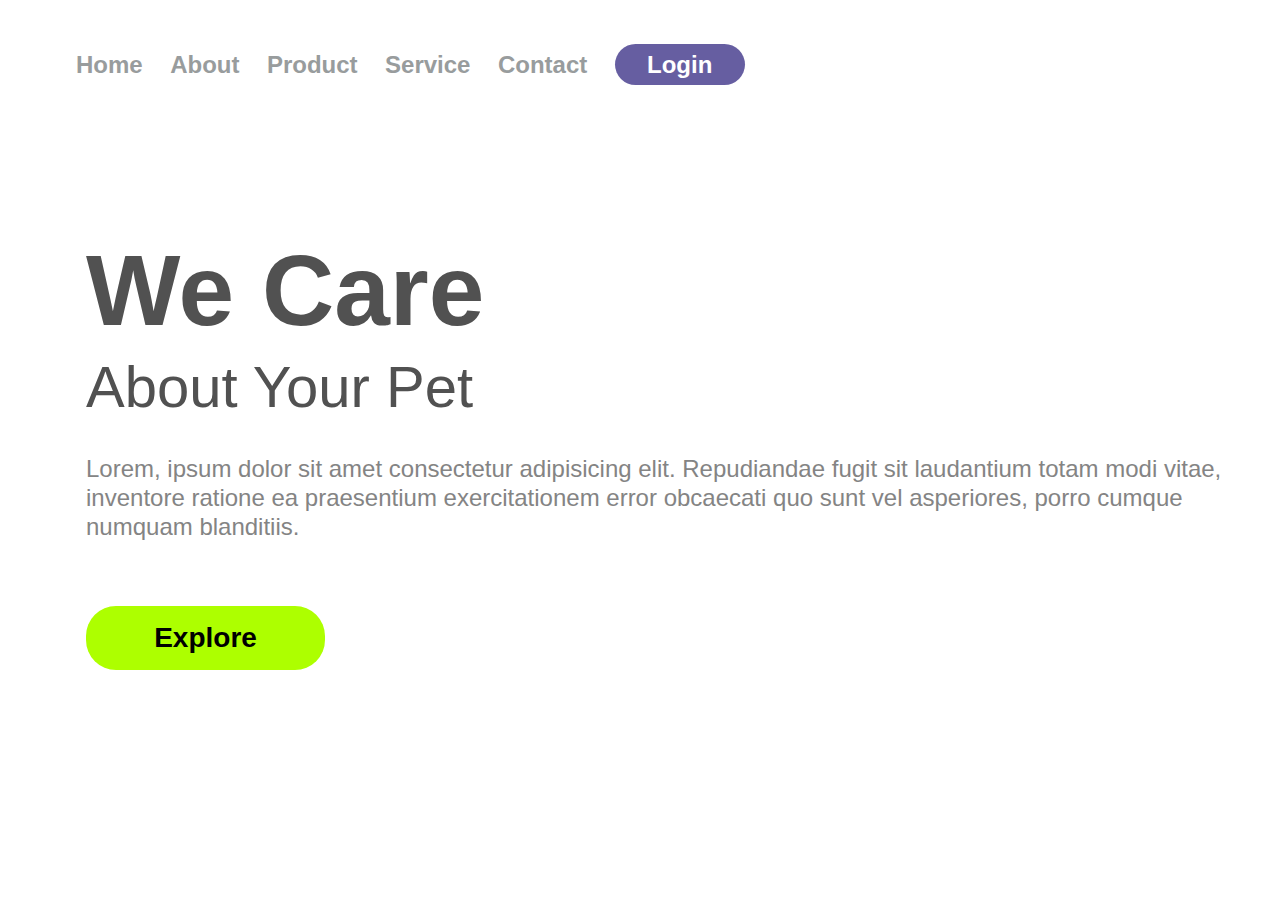
<file: 1 index.html>
<!DOCTYPE html>
<html lang="en">
<head>
    <meta charset="UTF-8">
    <meta http-equiv="X-UA-Compatible" content="IE-edge">
    <meta name="viewport" content="width=device-width, initial-scale=1.0">
    <link rel="stylesheet" href="./1 styles.css">
    <link href="https://fonts.googleapis.com/css?familly=montserrat:wght@400;500;600;700;900&display=swap" rell="stylesheet">
    
      <title>We Care</title>
</head>

<body>
    <header>
      <a class="link-header">Home</a>
      <a class="link-header">About</a>
      <a class="link-header">Product</a>
      <a class="link-header">Service</a>
      <a class="link-header">Contact</a>
      <button class="button-header">Login</button>
    </header>
<main>
    <section>
         <h1>We Care</h1>

         <h2>About Your Pet</h2>

         <p>Lorem, ipsum dolor sit amet consectetur adipisicing elit. Repudiandae fugit sit laudantium totam modi vitae, inventore ratione ea praesentium exercitationem error obcaecati quo sunt vel asperiores, porro cumque numquam blanditiis.</p>

         <button class="button-main">Explore</button>
    </section>
</main>

   
</body>

</html>
</file>
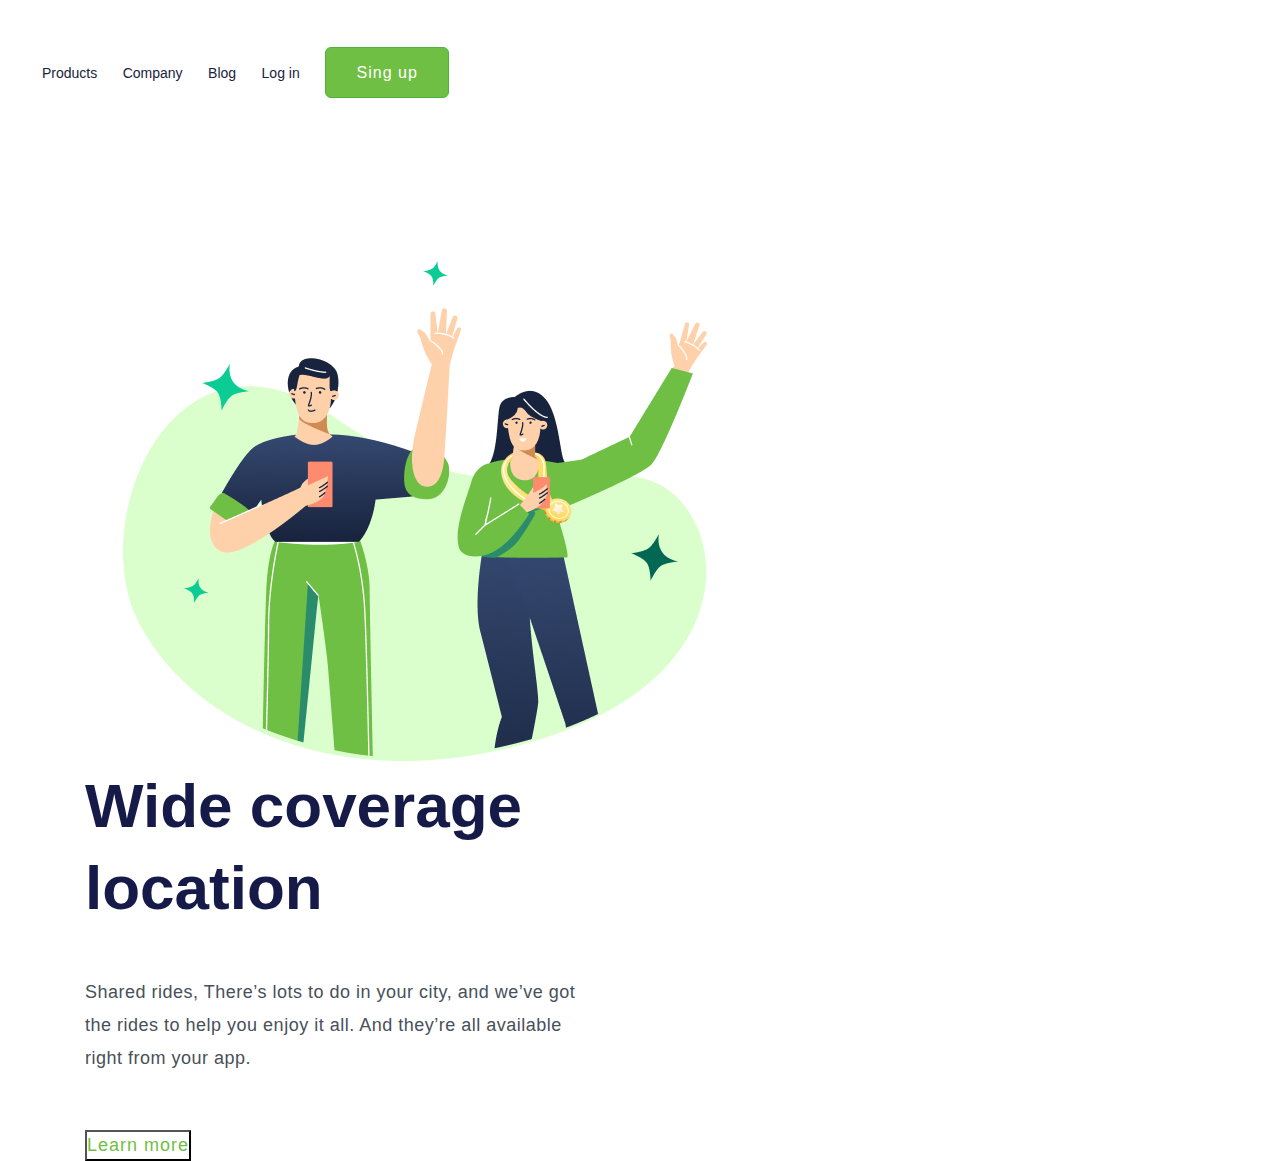
<file: DESAFIO.html>
<!DOCTYPE html>
<html lang="pt-br">
<head>
    <meta charset="UTF-8">
    <meta http-equiv="X-UA-Compatible" content="IE-edge">
    <meta name="viewport" content="width=device-width, initial-scale=1.0">
    <link rel="stylesheet" href="./2 styles.css">
    <link href="https://fonts.googleapis.com/css?familly=poppins:wght@400;500;700&display=swap" rell="stylesheet">
    
    <title>DESAFIO CSS</title>
</head>

<body>
    <header>
        <a class="link-header">Products</a>
        <a class="link-header">Company</a>
        <a class="link-header">Blog</a>
        <a class="link-header">Log in</a>
        <button class="button-sign-up">Sing up</button>
    </header>
<main>
    <img src="./img/(Positive) Congratulation You get 40 point for your ride.png">

        <div>
            <h1>Wide coverage location</h1>
            <p>Shared rides, There’s lots to do in your city, and we’ve got the rides to help you enjoy it all. And they’re all available right from your app.</p>
            <button class="button-learn-more">Learn more</button>
        </div>
</main>

</body>
</html>
</file>
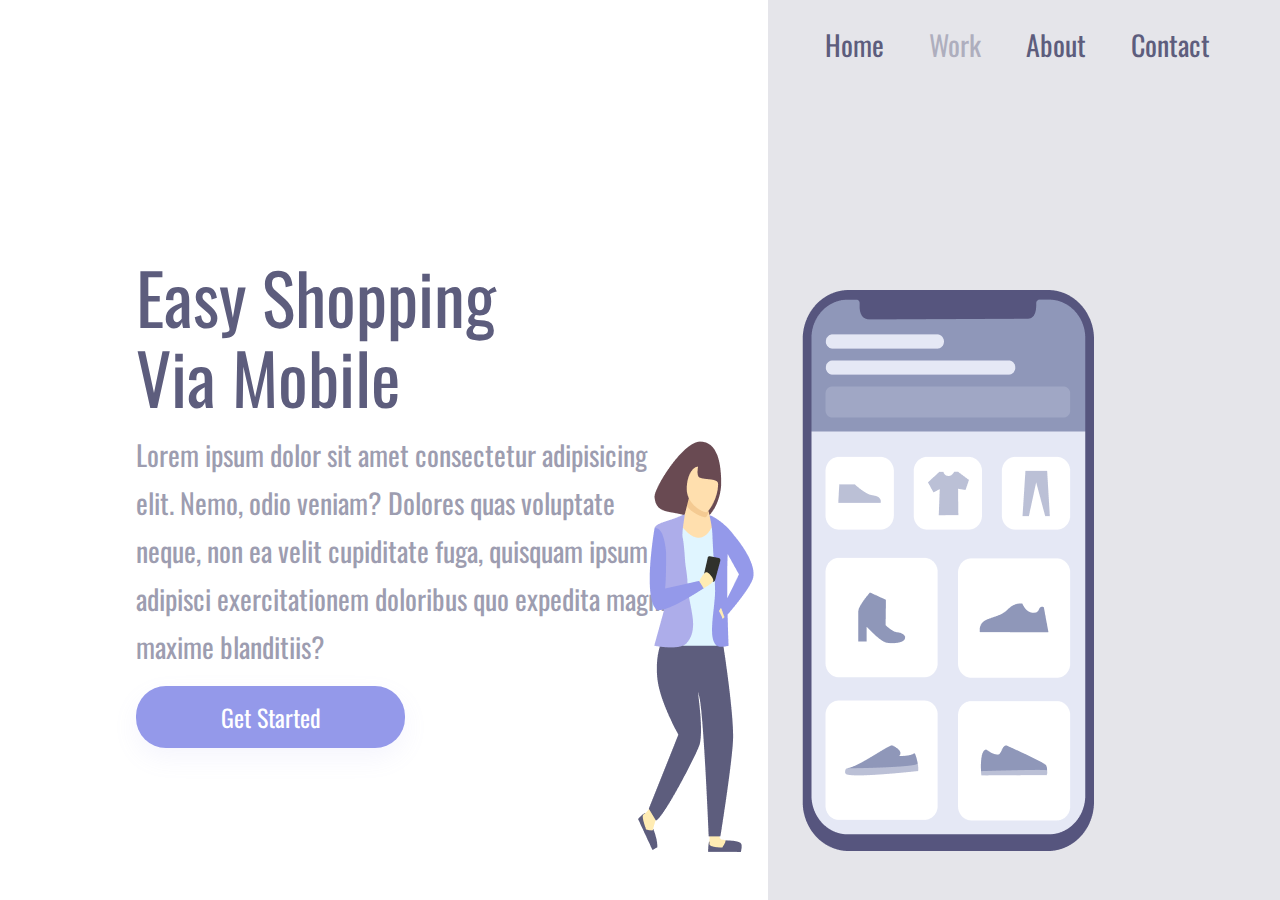
<file: indx.html>
<!DOCTYPE html>
<html lang="en">
<head>
    <meta charset="UTF-8">
    <meta name="viewport" content="width=device-width, initial-scale=1.0">
    <link rel="stylesheet" href="/3 styles.css">
    <link rel="preconnect" href="https://fonts.googleapis.com">
    <link rel="preconnect" href="https://fonts.gstatic.com" crossorigin>
    <link href="https://fonts.googleapis.com/css2?family=Oswald:wght@200..700&display=swap" rel="stylesheet">
    <title> CSS-PROJETO</title>
</head>
<body>
    <div class="conteiner">

    <section class="conteiner-2">
        <h1>Easy Shopping Via Mobile</h1>
         <p>Lorem ipsum dolor sit amet consectetur adipisicing elit. Nemo, odio veniam? Dolores quas voluptate neque, non ea velit cupiditate fuga, quisquam ipsum adipisci exercitationem doloribus quo expedita magni maxime blanditiis?</p>
        <button>Get Started</button>   
    </section>
    
    <section class="conteiner-3">
        <header>
            <a>Home</a>
            <a>Work</a>
            <a>About</a>
            <a>Contact</a>
        </header>
        <img alt="girl-cellphone" src="./img/Illustration-3-3.png">
    </section>
    
    </div>

</body>
</html>
</file>
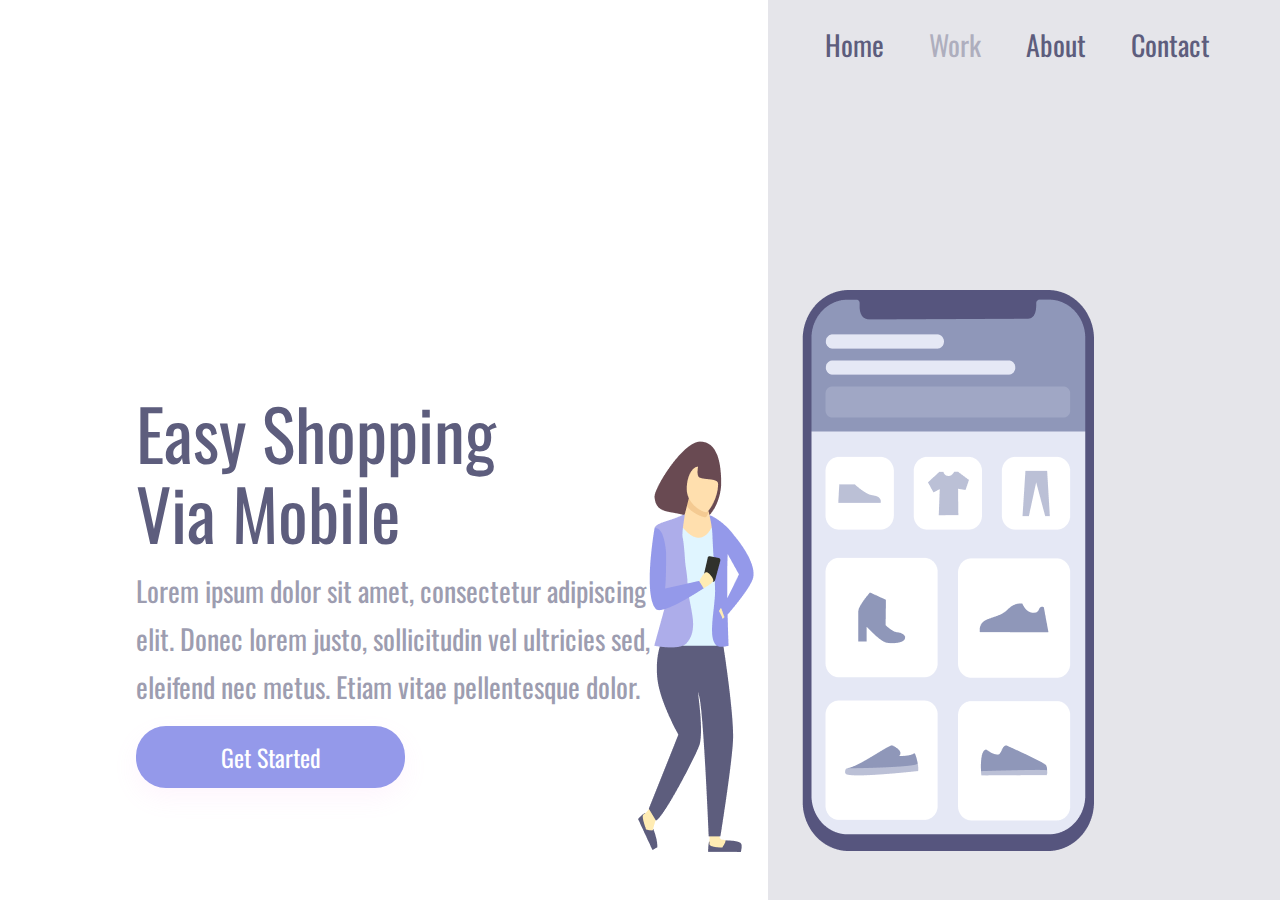
<file: PROJETO index.html>
<!DOCTYPE html>
<html lang="en">
<head>
    <meta charset="UTF-8">
    <meta name="viewport" content="width=device-width, initial-scale=1.0">
    <link rel="stylesheet" href="./PROJETO styles.css">
    <link rel="preconnect" href="https://fonts.googleapis.com">
    <link rel="preconnect" href="https://fonts.gstatic.com" crossorigin>
    <link href="https://fonts.googleapis.com/css2?family=Oswald:wght@200..700&display=swap" rel="stylesheet">

    <title>PROJETO- CSS</title>
</head>
<body>
    <div class="wrapper">
        <section class="container-left">
            <h1>Easy Shopping Via Mobile</h1>
            <p>Lorem ipsum dolor sit amet, consectetur  adipiscing elit. Donec lorem justo, sollicitudin vel ultricies sed, eleifend nec metus. Etiam vitae pellentesque dolor. </p>
            <button>Get Started</button>
        </section>

        <section class="container-right">
            <header>
                <a>Home</a>
                <a>Work</a>
                <a>About</a>
                <a>Contact</a>
            </header>
            <img alt="illustration-3-3." src="./img/Illustration-3-3.png">
        </section>
   </div>

</body>
</html>
</file>
<file: 1 styles.css>
* {
    font-family: "Montserrat", sans-serif;
    margin: 0;
    padding: 0;
    box-sizing: border-box;
 }

 header {
    margin: 44px 0 144px 76px
 }

 .link-header {
    font-weight: 600;
    font-size: 24px;
    line-height: 29px;
    color: #989c9d;
    cursor: pointer;
    margin-right: 23px;
 }

 .button-header{
    background: #665EA1;
    border-radius: 20.5px;
    width: 130px;
    height: 41px;
    border: none;
    cursor: pointer;
    font-weight: 600;
    font-size: 24px;
    line-height: 29px;
    color: #FFFFFF;
 }


 section {
    display: inline-block;
    margin-left: 86px;
 }

 h1 {
font-weight: 900;
font-size: 100px;
line-height: 122px;
color: #515151;
}

 h2 {
    font-weight: 500;
    font-size: 58px;
    line-height: 71px;
    color: #515151;
}

p {
    font-weight: 400;
    font-size: 24px;
    line-height: 29px;
    color: #848484;
    width: 515;
    margin-top: 32px;
    margin-bottom: 65px;
}

 .button-main {
    background: #ADFF00;
    border-radius: 30px;
    width: 239px;
    height: 64px;
    border: none;
    cursor: pointer;
    font-weight: 700;
    font-size: 28px;
    line-height: 34px;
    color: #000000
}
</file>
<file: 2 styles.css>
* {
    font-family: "poppins", sans-serif;
    margin: 0;
    padding: 0;
    box-sizing: border-box;
}

header {
    margin-top: 47px;
    margin-left: 42px;
}

.link-header {
    font-weight: 400;
    font-size: 14px;
    line-height: 21px;
    text-align: center;
    letter-spacing: 0,875px;
    color: #17233D;
    cursor: pointer;
    margin-right: 21px;
}

.button-sign-up {
    background: #6FBF44;
    border: 1px solid #4cb538;
    border-radius: 6px;
    width: 124px;
    height: 51px;
    cursor: pointer;
    font-weight: 500;
    font-size: 16px;
    line-height: 24px;
    letter-spacing: 1px;
    color: #FFFFFF;
}

img {
    margin: 163px 0 0 123px;
    display: inline-block;
}

div {
    display: inline-block;
    margin-left: 85px;
    width: 493px;
}

h1 {
    font-weight:700;
    font-size: 62px;
    line-height: 82px;
    letter-spacing: 0.596154;
    color: #161A49;
}

p {
    font-weight:400;
    font-size: 18px;
    line-height: 33px;
    letter-spacing: 0.5px;
    color: #48505A;
    margin-top: 47px;
    margin-bottom: 55px;
    
}

.button-learn-more {
    font-weight:500;
    font-size: 18px;
    line-height: 27px;
    letter-spacing: 1px;
    color: #6FBF44;
    cursor: pointer;
    background: transparent;
}
</file>
<file: 3 styles.css>
* {
      margin: 0;
      padding: 0;
      box-sizing: border-box;
      font-family: "Oswald", sans-serif;
 }

.conteiner {
    height: 100vh;
    width: 100vw;
}

.conteiner-2 {
    display: inline-block;
    width: 60%;
    margin-top: 20%;
    padding-left: 136px;
}


    


.conteiner-3 {
    display: inline-block;
    background-color: rgba(93,93,125,0.16);
    height: 100vh;
    width: 40%;
    position: absolute;
}

img {
    position: relative;
    top: 25%;
    right: 130px;
}

h1 {
    font-weight: 400;
    font-size: 70px;
    line-height: 80px;
    color: #5d5d7d;
    width: 368px;
}

p {
    font-weight: 400;
    font-size: 28px;
    line-height: 48px;
    color: #5d5d7d;
    opacity: 0.6;
    margin: 15px 0px;
    width: 540px;
}

button {
    width: 269px;
    height:62px ;
    background: #9499ea;
    box-shadow: 0px 10px 24px rgba(148, 153, 234, 0.0979959 );
    font-size: 24px;
    line-height: 36px;
    text-align: center;
    color: #FFFF;
    border: none;
    border-radius: 30px;
    cursor: pointer;
}

button:hover {
    opacity: 0.8;
}

button:active {
    opacity: 0.5;
}

a {
    font-size: 28px;
    line-height: 41px;
    color: #5d5d7d;
    margin-right: 41px;
    cursor: pointer;
}

a:nth-child(2) {
    opacity: 0.4;
}

a:active {
    opacity: 0.8;
}

header {
    margin: 24px 0 0 57px;
}


@media screen and (max-width: 900px) {
    .conteiner-2 {
        width: 100%;
        height: 50%;
        margin: 0;
        padding: 0;
    }

    .conteiner-3 {
        display: block;
        height: auto;
        width: 100%;
        position: static;
        padding: 40px;
    }



    img {
        position: static;
       max-width: 90%;
    }


    header {
        display: none;
    }

    h1 {
        font-size: 36px;
        line-height: 52px;
        width: auto;
        margin: 58px 50px 0 50px;
        text-align: center;
    }

    p {
        margin: 15px 40px ;
        width: auto;
        text-align: center;
        font-size: 14px;
        line-height: 24px;
    }

    button{
        margin: 0 auto;
        display: block;
    }
}
</file>
<file: PROJETO styles.css>
* {
    margin: 0;
    padding: 0;
    box-sizing: border-box;
    font-family: "Oswald", sans-serif;
    font-weight: 400;
    color: #5D5D7D;
}

.wrraper {
    height: 100vh;
    width: 100vw;
}

.container-left {
    display: inline-block;
    width: 60%;
    padding: 136px;
    margin-top: 20%;
}

.container-right {
    display: inline-block;
    background-color: rgba(93,93,125,0.16);
    height: 100vh;
    width: 40%;
    position: absolute;
}

img {
    position: relative;
    top: 25%;
    right: 130px;
}

h1 {
    font-size: 70px;
    line-height: 80px;
    Width: 368px;
}

p {
    font-size: 28px;
    line-height: 48px;
    opacity: 0.6;
    margin: 15px 0px;
    Width: 548px;
}

button {
    width: 269px;
    height: 62px;
    background-color: #9499EA;
    box-shadow: 0px 10px 24px rgba(248, 153, 234, 0.0979959);
    border: none;
    border-radius: 30px;
    font-size: 24px;
    line-height: 36px;
    text-align: center;
    color: #FFFFFF;
    cursor: pointer;
}

button:hover{
    opacity: 0.8;
}

button:active{
    opacity: 0.5;
}

a {
    font-size: 28px;
    line-height: 41px;
    color: #5D5D7D;
    margin-right: 41px;
    cursor: pointer;
}

a:nth-child(2) {
    opacity: 0.4;
}

a:hover {
    opacity: 0.4;
}

a:active {
    opacity: 0.6;
}

header {
    margin: 24px 0 0 57px;
}

@media screen and (max-width: 900px){
    
    .container-left{
        width: 100%;
        height: 50%;
        margin: 0;
        padding: 0;
    }

    .container-right {
        display: block;
        height: auto;
        width: 100%;
        position: static;
        padding: 40px;
    }

    img {
        position: static;
        max-width: 90%;
    }

    header {
        display: none;
    }

    h1 {
        font-size: 36px;
        line-height: 52px;
        width: auto;
        margin: 58px 50px 0 50px;
        text-align: center;
    }
    
    p {
        margin: 15px 40px;
        width: auto;
        text-align: center;
        font-size: 14px;
        line-height: 24px;
    }

    button {
        display: block;
        margin: 0 auto;
    }
    

}
</file>
